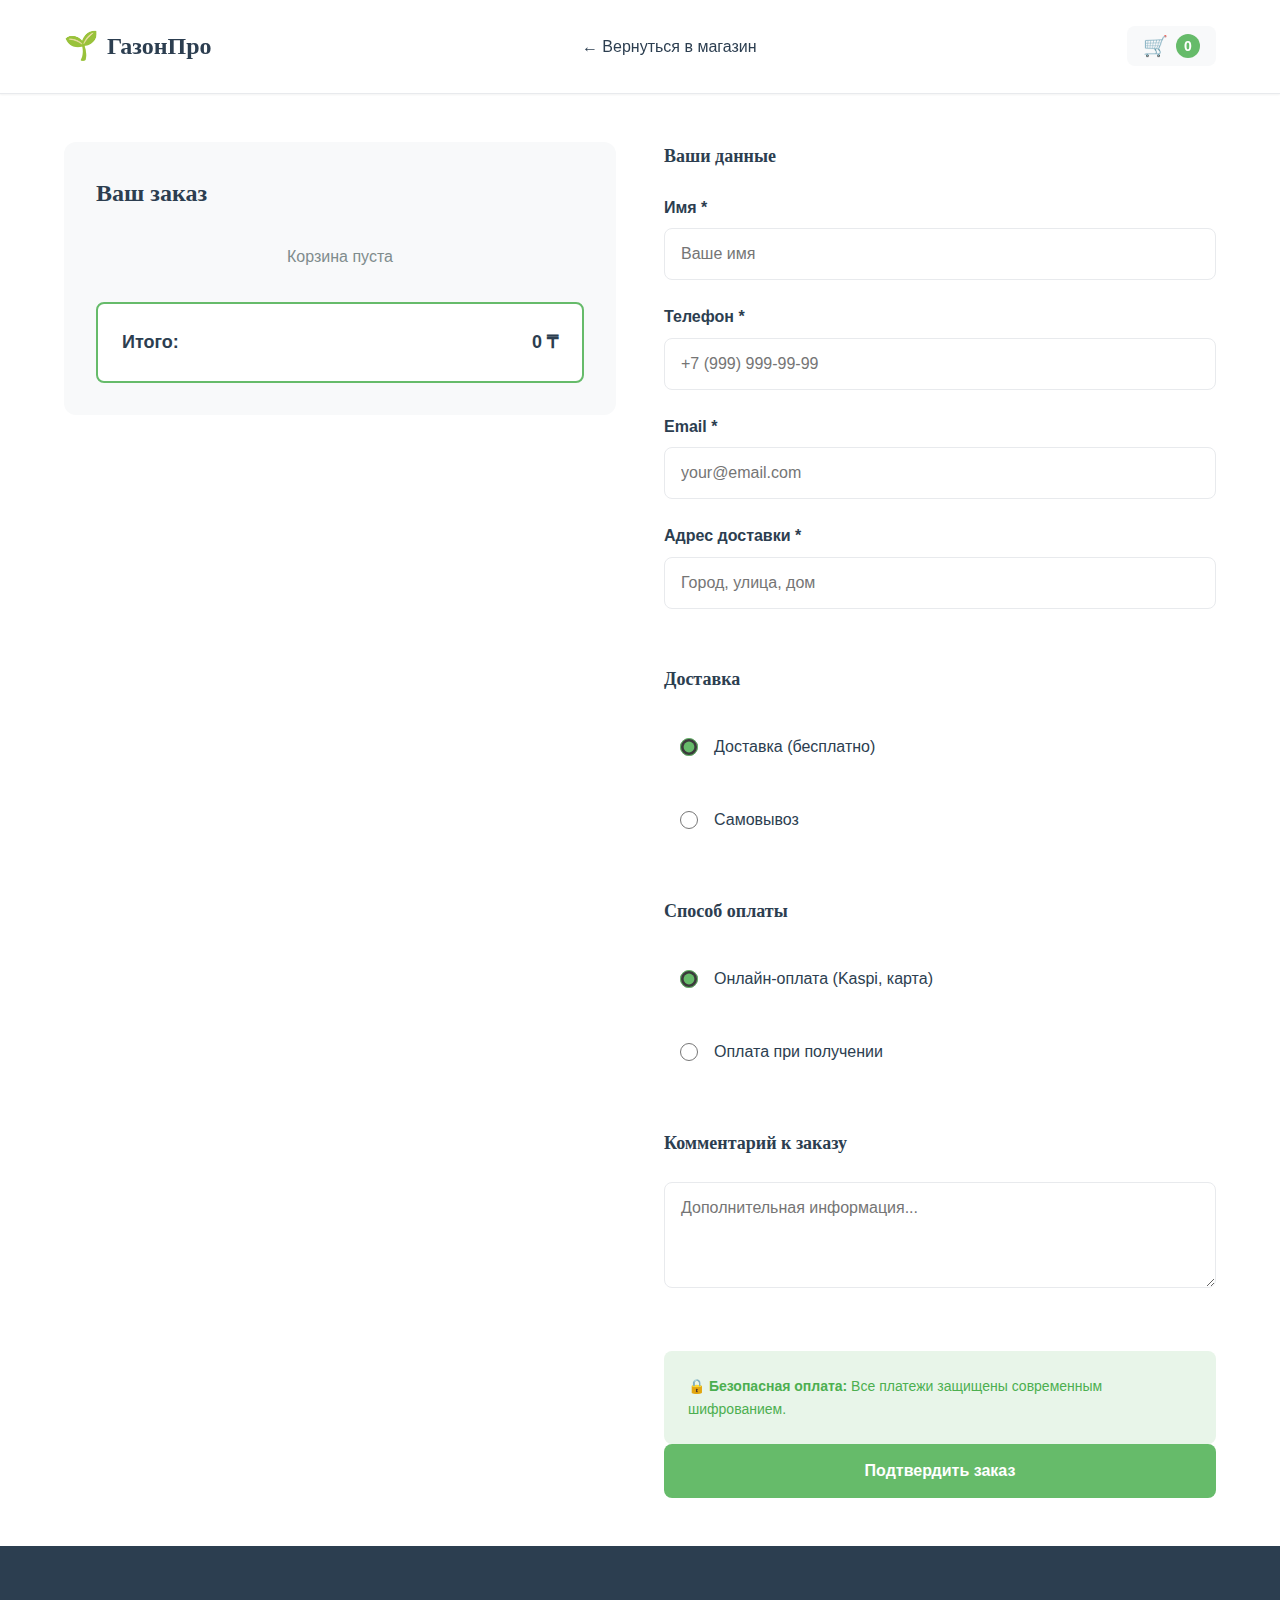
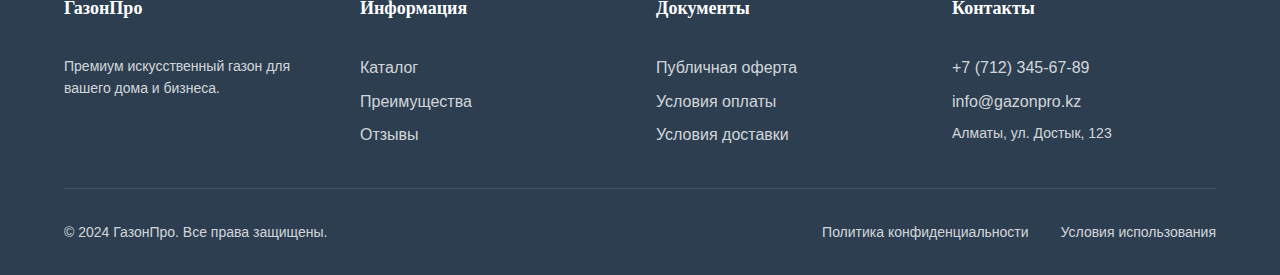
<file: pages/checkout.html>
<!DOCTYPE html>
<html lang="ru">
<head>
    <meta charset="UTF-8">
    <meta name="viewport" content="width=device-width, initial-scale=1.0">
    <title>Оформление заказа - ГазонПро</title>
    <link rel="stylesheet" href="../css/style.css">
</head>
<body>
    <!-- HEADER -->
    <header class="header">
        <div class="container">
            <div class="header__content">
                <div class="logo">
                    <span class="logo__icon">🌱</span>
                    <span class="logo__text">ГазонПро</span>
                </div>
                
                <nav class="nav">
                    <a href="../index.html" class="nav__link">← Вернуться в магазин</a>
                </nav>

                <button class="cart-btn" id="cartBtn">
                    <span class="cart-icon">🛒</span>
                    <span class="cart-count" id="cartCount">0</span>
                </button>
            </div>
        </div>
    </header>

    <!-- CHECKOUT SECTION -->
    <section class="checkout">
        <div class="container">
            <div class="checkout__wrapper">
                <!-- LEFT SIDE: ORDER SUMMARY -->
                <div class="checkout__summary">
                    <h2>Ваш заказ</h2>
                    <div id="orderItems" class="order-items">
                        <!-- Товары будут загружены через JavaScript -->
                    </div>
                    <div class="order-total">
                        <span>Итого:</span>
                        <span id="orderTotal">0 ₸</span>
                    </div>
                </div>

                <!-- RIGHT SIDE: CHECKOUT FORM -->
                <div class="checkout__form">
                    <form id="checkoutForm">
                        <!-- CUSTOMER INFO -->
                        <fieldset class="form-section">
                            <legend class="form-section__title">Ваши данные</legend>
                            
                            <div class="form-group">
                                <label for="name" class="form-label">Имя *</label>
                                <input type="text" id="name" name="name" class="form-input" placeholder="Ваше имя" required>
                            </div>

                            <div class="form-group">
                                <label for="phone" class="form-label">Телефон *</label>
                                <input type="tel" id="phone" name="phone" class="form-input" placeholder="+7 (999) 999-99-99" required>
                            </div>

                            <div class="form-group">
                                <label for="email" class="form-label">Email *</label>
                                <input type="email" id="email" name="email" class="form-input" placeholder="your@email.com" required>
                            </div>

                            <div class="form-group">
                                <label for="address" class="form-label">Адрес доставки *</label>
                                <input type="text" id="address" name="address" class="form-input" placeholder="Город, улица, дом" required>
                            </div>
                        </fieldset>

                        <!-- DELIVERY OPTIONS -->
                        <fieldset class="form-section">
                            <legend class="form-section__title">Доставка</legend>
                            
                            <div class="form-group form-group--radio">
                                <label class="form-radio">
                                    <input type="radio" name="delivery" value="delivery" checked>
                                    <span>Доставка (бесплатно)</span>
                                </label>
                            </div>

                            <div class="form-group form-group--radio">
                                <label class="form-radio">
                                    <input type="radio" name="delivery" value="pickup">
                                    <span>Самовывоз</span>
                                </label>
                            </div>
                        </fieldset>

                        <!-- PAYMENT METHOD -->
                        <fieldset class="form-section">
                            <legend class="form-section__title">Способ оплаты</legend>
                            
                            <div class="form-group form-group--radio">
                                <label class="form-radio">
                                    <input type="radio" name="payment" value="online" checked>
                                    <span>Онлайн-оплата (Kaspi, карта)</span>
                                </label>
                            </div>

                            <div class="form-group form-group--radio">
                                <label class="form-radio">
                                    <input type="radio" name="payment" value="cash">
                                    <span>Оплата при получении</span>
                                </label>
                            </div>
                        </fieldset>

                        <!-- COMMENTS -->
                        <fieldset class="form-section">
                            <legend class="form-section__title">Комментарий к заказу</legend>
                            
                            <div class="form-group">
                                <textarea id="comments" name="comments" class="form-textarea" placeholder="Дополнительная информация..." rows="4"></textarea>
                            </div>
                        </fieldset>

                        <!-- SECURITY INFO -->
                        <div class="security-info">
                            <p><strong>🔒 Безопасная оплата:</strong> Все платежи защищены современным шифрованием.</p>
                        </div>

                        <!-- SUBMIT BUTTON -->
                        <button type="submit" class="btn btn--primary btn--full">Подтвердить заказ</button>
                    </form>
                </div>
            </div>
        </div>
    </section>

    <!-- FOOTER -->
    <footer class="footer">
        <div class="container">
            <div class="footer__grid">
                <div class="footer__column">
                    <h4 class="footer__title">ГазонПро</h4>
                    <p class="footer__text">Премиум искусственный газон для вашего дома и бизнеса.</p>
                </div>

                <div class="footer__column">
                    <h4 class="footer__title">Информация</h4>
                    <ul class="footer__list">
                        <li><a href="../index.html#catalog" class="footer__link">Каталог</a></li>
                        <li><a href="../index.html#benefits" class="footer__link">Преимущества</a></li>
                        <li><a href="../index.html#reviews" class="footer__link">Отзывы</a></li>
                    </ul>
                </div>

                <div class="footer__column">
                    <h4 class="footer__title">Документы</h4>
                    <ul class="footer__list">
                        <li><a href="#" class="footer__link">Публичная оферта</a></li>
                        <li><a href="#" class="footer__link">Условия оплаты</a></li>
                        <li><a href="#" class="footer__link">Условия доставки</a></li>
                    </ul>
                </div>

                <div class="footer__column">
                    <h4 class="footer__title">Контакты</h4>
                    <ul class="footer__list">
                        <li><a href="tel:+77123456789" class="footer__link">+7 (712) 345-67-89</a></li>
                        <li><a href="mailto:info@gazonpro.kz" class="footer__link">info@gazonpro.kz</a></li>
                        <li><p class="footer__text">Алматы, ул. Достык, 123</p></li>
                    </ul>
                </div>
            </div>

            <div class="footer__bottom">
                <p>&copy; 2024 ГазонПро. Все права защищены.</p>
                <ul class="footer__bottom-links">
                    <li><a href="#" class="footer__link">Политика конфиденциальности</a></li>
                    <li><a href="#" class="footer__link">Условия использования</a></li>
                </ul>
            </div>
        </div>
    </footer>

    <script src="../js/products.js"></script>
    <script src="../js/cart.js"></script>
    <script src="../js/checkout.js"></script>
</body>
</html>
</file>
<file: css/style.css>
/* ============================================
   GLOBAL STYLES & VARIABLES
   ============================================ */

:root {
    /* Colors */
    --color-primary: #66BB6A;
    --color-primary-dark: #4CAF50;
    --color-primary-light: #A5D6A7;
    --color-accent: #2C3E50;
    --color-text: #2C3E50;
    --color-text-light: #7F8C8D;
    --color-bg: #FFFFFF;
    --color-bg-light: #F8F9FA;
    --color-border: #E8EAED;
    --color-success: #4CAF50;
    --color-error: #E74C3C;

    /* Typography */
    --font-display: 'Playfair Display', serif;
    --font-body: 'Inter', -apple-system, BlinkMacSystemFont, 'Segoe UI', sans-serif;
    --font-size-base: 16px;
    --font-size-sm: 14px;
    --font-size-lg: 18px;
    --font-size-xl: 24px;
    --font-size-2xl: 32px;
    --font-size-3xl: 48px;

    /* Spacing */
    --spacing-xs: 8px;
    --spacing-sm: 16px;
    --spacing-md: 24px;
    --spacing-lg: 32px;
    --spacing-xl: 48px;
    --spacing-2xl: 64px;

    /* Border Radius */
    --radius-sm: 4px;
    --radius-md: 8px;
    --radius-lg: 12px;
    --radius-xl: 16px;

    /* Shadows */
    --shadow-sm: 0 1px 2px rgba(0, 0, 0, 0.05);
    --shadow-md: 0 4px 6px rgba(0, 0, 0, 0.1);
    --shadow-lg: 0 10px 15px rgba(0, 0, 0, 0.1);
    --shadow-xl: 0 20px 25px rgba(0, 0, 0, 0.1);

    /* Transitions */
    --transition: all 0.3s ease;
}

/* ============================================
   RESET & BASE STYLES
   ============================================ */

* {
    margin: 0;
    padding: 0;
    box-sizing: border-box;
}

html {
    scroll-behavior: smooth;
}

body {
    font-family: var(--font-body);
    font-size: var(--font-size-base);
    line-height: 1.6;
    color: var(--color-text);
    background-color: var(--color-bg);
}

a {
    color: var(--color-primary);
    text-decoration: none;
    transition: var(--transition);
}

a:hover {
    color: var(--color-primary-dark);
}

button {
    font-family: inherit;
    cursor: pointer;
    border: none;
    background: none;
}

input, textarea, select {
    font-family: inherit;
    font-size: inherit;
}

/* ============================================
   CONTAINER & LAYOUT
   ============================================ */

.container {
    max-width: 1200px;
    margin: 0 auto;
    padding: 0 var(--spacing-sm);
}

@media (min-width: 768px) {
    .container {
        padding: 0 var(--spacing-md);
    }
}

/* ============================================
   HEADER
   ============================================ */

.header {
    background-color: var(--color-bg);
    border-bottom: 1px solid var(--color-border);
    padding: var(--spacing-md) 0;
    position: sticky;
    top: 0;
    z-index: 100;
    box-shadow: var(--shadow-sm);
}

.header__content {
    display: flex;
    align-items: center;
    justify-content: space-between;
    gap: var(--spacing-md);
}

.logo {
    display: flex;
    align-items: center;
    gap: var(--spacing-xs);
    font-size: var(--font-size-xl);
    font-weight: 700;
    color: var(--color-accent);
    text-decoration: none;
}

.logo__icon {
    font-size: 28px;
}

.logo__text {
    font-family: var(--font-display);
}

.nav {
    display: flex;
    gap: var(--spacing-lg);
    flex: 1;
    justify-content: center;
}

.nav__link {
    color: var(--color-text);
    font-weight: 500;
    transition: var(--transition);
}

.nav__link:hover {
    color: var(--color-primary);
}

.cart-btn {
    position: relative;
    display: flex;
    align-items: center;
    gap: var(--spacing-xs);
    padding: var(--spacing-xs) var(--spacing-sm);
    border-radius: var(--radius-md);
    background-color: var(--color-bg-light);
    transition: var(--transition);
}

.cart-btn:hover {
    background-color: var(--color-primary-light);
}

.cart-icon {
    font-size: 20px;
}

.cart-count {
    display: inline-flex;
    align-items: center;
    justify-content: center;
    min-width: 24px;
    height: 24px;
    background-color: var(--color-primary);
    color: white;
    border-radius: 50%;
    font-size: var(--font-size-sm);
    font-weight: 700;
}

@media (max-width: 768px) {
    .nav {
        display: none;
    }

    .header__content {
        gap: var(--spacing-sm);
    }
}

/* ============================================
   HERO SECTION
   ============================================ */

.hero {
    display: grid;
    grid-template-columns: 1fr 1fr;
    gap: var(--spacing-xl);
    align-items: center;
    padding: var(--spacing-2xl) 0;
    background: linear-gradient(135deg, #F8F9FA 0%, #FFFFFF 100%);
}

.hero__content {
    display: flex;
    flex-direction: column;
    gap: var(--spacing-md);
}

.hero__title {
    font-family: var(--font-display);
    font-size: var(--font-size-3xl);
    line-height: 1.2;
    color: var(--color-accent);
    font-weight: 700;
}

.hero__accent {
    color: var(--color-primary);
}

.hero__subtitle {
    font-size: var(--font-size-lg);
    color: var(--color-text-light);
    line-height: 1.6;
}

.hero__buttons {
    display: flex;
    gap: var(--spacing-md);
    flex-wrap: wrap;
}

.hero__image {
    border-radius: var(--radius-lg);
    overflow: hidden;
    box-shadow: var(--shadow-lg);
}

.hero__image img {
    width: 100%;
    height: auto;
    display: block;
}

@media (max-width: 768px) {
    .hero {
        grid-template-columns: 1fr;
        padding: var(--spacing-xl) 0;
    }

    .hero__title {
        font-size: var(--font-size-2xl);
    }

    .hero__buttons {
        flex-direction: column;
    }
}

/* ============================================
   BUTTONS
   ============================================ */

.btn {
    padding: var(--spacing-sm) var(--spacing-lg);
    border-radius: var(--radius-md);
    font-size: var(--font-size-base);
    font-weight: 600;
    transition: var(--transition);
    border: 2px solid transparent;
    cursor: pointer;
}

.btn--primary {
    background-color: var(--color-primary);
    color: white;
}

.btn--primary:hover {
    background-color: var(--color-primary-dark);
    transform: translateY(-2px);
    box-shadow: var(--shadow-md);
}

.btn--secondary {
    background-color: transparent;
    color: var(--color-primary);
    border-color: var(--color-primary);
}

.btn--secondary:hover {
    background-color: var(--color-primary-light);
    color: var(--color-accent);
}

.btn--full {
    width: 100%;
}

.btn:disabled {
    opacity: 0.5;
    cursor: not-allowed;
}

/* ============================================
   SECTIONS
   ============================================ */

section {
    padding: var(--spacing-2xl) 0;
}

.section-title {
    font-family: var(--font-display);
    font-size: var(--font-size-2xl);
    color: var(--color-accent);
    text-align: center;
    margin-bottom: var(--spacing-md);
}

.section-subtitle {
    text-align: center;
    color: var(--color-text-light);
    font-size: var(--font-size-lg);
    margin-bottom: var(--spacing-xl);
}

/* ============================================
   BENEFITS SECTION
   ============================================ */

.benefits {
    background-color: var(--color-bg-light);
}

.benefits__grid {
    display: grid;
    grid-template-columns: repeat(auto-fit, minmax(250px, 1fr));
    gap: var(--spacing-lg);
}

.benefit-card {
    background-color: var(--color-bg);
    padding: var(--spacing-lg);
    border-radius: var(--radius-lg);
    text-align: center;
    box-shadow: var(--shadow-sm);
    transition: var(--transition);
}

.benefit-card:hover {
    box-shadow: var(--shadow-md);
    transform: translateY(-4px);
}

.benefit-card__icon {
    font-size: 40px;
    margin-bottom: var(--spacing-md);
}

.benefit-card__title {
    font-size: var(--font-size-lg);
    font-weight: 600;
    margin-bottom: var(--spacing-sm);
    color: var(--color-accent);
}

.benefit-card__text {
    color: var(--color-text-light);
    line-height: 1.6;
}

/* ============================================
   CATALOG SECTION
   ============================================ */

.products-grid {
    display: grid;
    grid-template-columns: repeat(auto-fill, minmax(280px, 1fr));
    gap: var(--spacing-lg);
}

.product-card {
    background-color: var(--color-bg);
    border: 1px solid var(--color-border);
    border-radius: var(--radius-lg);
    overflow: hidden;
    transition: var(--transition);
    display: flex;
    flex-direction: column;
}

.product-card:hover {
    box-shadow: var(--shadow-lg);
    border-color: var(--color-primary);
}

.product-card__image {
    width: 100%;
    height: 200px;
    object-fit: cover;
    background-color: var(--color-bg-light);
}

.product-card__content {
    padding: var(--spacing-md);
    flex: 1;
    display: flex;
    flex-direction: column;
}

.product-card__title {
    font-size: var(--font-size-lg);
    font-weight: 600;
    color: var(--color-accent);
    margin-bottom: var(--spacing-sm);
}

.product-card__description {
    color: var(--color-text-light);
    font-size: var(--font-size-sm);
    margin-bottom: var(--spacing-md);
    flex: 1;
}

.product-card__specs {
    list-style: none;
    margin-bottom: var(--spacing-md);
    font-size: var(--font-size-sm);
    color: var(--color-text-light);
}

.product-card__specs li {
    padding: var(--spacing-xs) 0;
    padding-left: var(--spacing-md);
    position: relative;
}

.product-card__specs li:before {
    content: "•";
    position: absolute;
    left: 0;
    color: var(--color-primary);
}

.product-card__price {
    font-family: var(--font-display);
    font-size: var(--font-size-2xl);
    color: var(--color-primary);
    font-weight: 700;
    margin-bottom: var(--spacing-md);
}

.product-card__quantity {
    display: flex;
    align-items: center;
    gap: var(--spacing-xs);
    margin-bottom: var(--spacing-md);
}

.product-card__quantity-btn {
    width: 32px;
    height: 32px;
    border-radius: var(--radius-sm);
    background-color: var(--color-bg-light);
    color: var(--color-accent);
    font-weight: 700;
    transition: var(--transition);
}

.product-card__quantity-btn:hover {
    background-color: var(--color-primary);
    color: white;
}

.product-card__quantity-input {
    flex: 1;
    padding: var(--spacing-xs) var(--spacing-sm);
    border: 1px solid var(--color-border);
    border-radius: var(--radius-sm);
    text-align: center;
    font-size: var(--font-size-base);
}

.product-card__btn {
    width: 100%;
}

/* ============================================
   REVIEWS SECTION
   ============================================ */

.reviews {
    background-color: var(--color-bg-light);
}

.reviews__grid {
    display: grid;
    grid-template-columns: repeat(auto-fit, minmax(300px, 1fr));
    gap: var(--spacing-lg);
    margin-bottom: var(--spacing-2xl);
}

.review-card {
    background-color: var(--color-bg);
    padding: var(--spacing-lg);
    border-radius: var(--radius-lg);
    box-shadow: var(--shadow-sm);
}

.review-card__rating {
    color: #FFC107;
    font-size: var(--font-size-lg);
    margin-bottom: var(--spacing-sm);
}

.review-card__text {
    color: var(--color-text);
    margin-bottom: var(--spacing-md);
    font-style: italic;
    line-height: 1.6;
}

.review-card__author {
    font-weight: 600;
    color: var(--color-accent);
    margin-bottom: var(--spacing-xs);
}

.review-card__badge {
    font-size: var(--font-size-sm);
    color: var(--color-primary);
}

.trust-badges {
    display: grid;
    grid-template-columns: repeat(auto-fit, minmax(250px, 1fr));
    gap: var(--spacing-lg);
}

.trust-badge {
    display: flex;
    gap: var(--spacing-md);
    background-color: var(--color-bg);
    padding: var(--spacing-lg);
    border-radius: var(--radius-lg);
    box-shadow: var(--shadow-sm);
}

.trust-badge__icon {
    font-size: 32px;
    flex-shrink: 0;
}

.trust-badge__title {
    font-weight: 600;
    color: var(--color-accent);
    margin-bottom: var(--spacing-xs);
}

.trust-badge__text {
    color: var(--color-text-light);
    font-size: var(--font-size-sm);
}

/* ============================================
   FOOTER
   ============================================ */

.footer {
    background-color: var(--color-accent);
    color: white;
    padding: var(--spacing-xl) 0 var(--spacing-lg);
}

.footer__grid {
    display: grid;
    grid-template-columns: repeat(auto-fit, minmax(250px, 1fr));
    gap: var(--spacing-lg);
    margin-bottom: var(--spacing-lg);
}

.footer__column {
    display: flex;
    flex-direction: column;
    gap: var(--spacing-sm);
}

.footer__title {
    font-family: var(--font-display);
    font-size: var(--font-size-lg);
    font-weight: 700;
    margin-bottom: var(--spacing-sm);
}

.footer__text {
    color: rgba(255, 255, 255, 0.8);
    font-size: var(--font-size-sm);
    line-height: 1.6;
}

.footer__list {
    list-style: none;
}

.footer__list li {
    margin-bottom: var(--spacing-xs);
}

.footer__link {
    color: rgba(255, 255, 255, 0.8);
    transition: var(--transition);
}

.footer__link:hover {
    color: var(--color-primary);
}

.footer__bottom {
    display: flex;
    justify-content: space-between;
    align-items: center;
    padding-top: var(--spacing-lg);
    border-top: 1px solid rgba(255, 255, 255, 0.1);
    flex-wrap: wrap;
    gap: var(--spacing-md);
    font-size: var(--font-size-sm);
    color: rgba(255, 255, 255, 0.8);
}

.footer__bottom-links {
    display: flex;
    gap: var(--spacing-lg);
    list-style: none;
}

@media (max-width: 768px) {
    .footer__bottom {
        flex-direction: column;
        text-align: center;
    }

    .footer__bottom-links {
        justify-content: center;
        flex-wrap: wrap;
    }
}

/* ============================================
   MODAL
   ============================================ */

.modal {
    display: none;
    position: fixed;
    top: 0;
    left: 0;
    right: 0;
    bottom: 0;
    background-color: rgba(0, 0, 0, 0.5);
    z-index: 1000;
    align-items: center;
    justify-content: center;
    padding: var(--spacing-md);
}

.modal.active {
    display: flex;
}

.modal__content {
    background-color: var(--color-bg);
    border-radius: var(--radius-lg);
    width: 100%;
    max-width: 500px;
    max-height: 90vh;
    overflow-y: auto;
    box-shadow: var(--shadow-xl);
}

.modal__header {
    display: flex;
    justify-content: space-between;
    align-items: center;
    padding: var(--spacing-lg);
    border-bottom: 1px solid var(--color-border);
}

.modal__header h2 {
    font-family: var(--font-display);
    font-size: var(--font-size-xl);
    color: var(--color-accent);
}

.modal__close {
    font-size: 28px;
    color: var(--color-text-light);
    width: 32px;
    height: 32px;
    display: flex;
    align-items: center;
    justify-content: center;
    transition: var(--transition);
}

.modal__close:hover {
    color: var(--color-accent);
}

.modal__body {
    padding: var(--spacing-lg);
    min-height: 200px;
}

.modal__footer {
    padding: var(--spacing-lg);
    border-top: 1px solid var(--color-border);
    display: flex;
    flex-direction: column;
    gap: var(--spacing-md);
}

.empty-cart {
    text-align: center;
    padding: var(--spacing-2xl) var(--spacing-md);
    color: var(--color-text-light);
}

.cart-items {
    display: flex;
    flex-direction: column;
    gap: var(--spacing-md);
}

.cart-item {
    display: flex;
    gap: var(--spacing-md);
    padding: var(--spacing-md);
    background-color: var(--color-bg-light);
    border-radius: var(--radius-md);
}

.cart-item__image {
    width: 80px;
    height: 80px;
    object-fit: cover;
    border-radius: var(--radius-md);
    background-color: var(--color-border);
}

.cart-item__content {
    flex: 1;
    display: flex;
    flex-direction: column;
    justify-content: space-between;
}

.cart-item__title {
    font-weight: 600;
    color: var(--color-accent);
    margin-bottom: var(--spacing-xs);
}

.cart-item__price {
    color: var(--color-primary);
    font-weight: 700;
}

.cart-item__controls {
    display: flex;
    align-items: center;
    gap: var(--spacing-xs);
}

.cart-item__btn {
    width: 24px;
    height: 24px;
    border-radius: var(--radius-sm);
    background-color: var(--color-border);
    color: var(--color-accent);
    font-weight: 700;
    transition: var(--transition);
}

.cart-item__btn:hover {
    background-color: var(--color-primary);
    color: white;
}

.cart-item__quantity {
    width: 40px;
    text-align: center;
    padding: var(--spacing-xs);
    border: 1px solid var(--color-border);
    border-radius: var(--radius-sm);
}

.cart-total {
    display: flex;
    justify-content: space-between;
    font-size: var(--font-size-lg);
    font-weight: 700;
    color: var(--color-accent);
    padding: var(--spacing-md);
    background-color: var(--color-bg-light);
    border-radius: var(--radius-md);
}

/* ============================================
   CHECKOUT PAGE
   ============================================ */

.checkout {
    padding: var(--spacing-xl) 0;
    min-height: calc(100vh - 200px);
}

.checkout__wrapper {
    display: grid;
    grid-template-columns: 1fr 1fr;
    gap: var(--spacing-xl);
}

.checkout__summary {
    background-color: var(--color-bg-light);
    padding: var(--spacing-lg);
    border-radius: var(--radius-lg);
    height: fit-content;
    position: sticky;
    top: 100px;
}

.checkout__summary h2 {
    font-family: var(--font-display);
    font-size: var(--font-size-xl);
    color: var(--color-accent);
    margin-bottom: var(--spacing-lg);
}

.order-items {
    display: flex;
    flex-direction: column;
    gap: var(--spacing-md);
    margin-bottom: var(--spacing-lg);
}

.order-item {
    display: flex;
    justify-content: space-between;
    align-items: center;
    padding: var(--spacing-md);
    background-color: var(--color-bg);
    border-radius: var(--radius-md);
}

.order-item__info {
    flex: 1;
}

.order-item__name {
    font-weight: 600;
    color: var(--color-accent);
    margin-bottom: var(--spacing-xs);
}

.order-item__quantity {
    color: var(--color-text-light);
    font-size: var(--font-size-sm);
}

.order-item__price {
    color: var(--color-primary);
    font-weight: 700;
}

.order-total {
    display: flex;
    justify-content: space-between;
    font-size: var(--font-size-lg);
    font-weight: 700;
    color: var(--color-accent);
    padding: var(--spacing-md);
    background-color: var(--color-bg);
    border-radius: var(--radius-md);
    border: 2px solid var(--color-primary);
}

.checkout__form {
    display: flex;
    flex-direction: column;
    gap: var(--spacing-lg);
}

.form-section {
    border: none;
    padding: 0;
    margin-bottom: var(--spacing-lg);
}

.form-section__title {
    font-family: var(--font-display);
    font-size: var(--font-size-lg);
    color: var(--color-accent);
    margin-bottom: var(--spacing-md);
    font-weight: 700;
}

.form-group {
    margin-bottom: var(--spacing-md);
}

.form-group--radio {
    margin-bottom: var(--spacing-sm);
}

.form-label {
    display: block;
    margin-bottom: var(--spacing-xs);
    font-weight: 600;
    color: var(--color-accent);
}

.form-input,
.form-textarea {
    width: 100%;
    padding: var(--spacing-sm);
    border: 1px solid var(--color-border);
    border-radius: var(--radius-md);
    font-size: var(--font-size-base);
    transition: var(--transition);
}

.form-input:focus,
.form-textarea:focus {
    outline: none;
    border-color: var(--color-primary);
    box-shadow: 0 0 0 3px rgba(102, 187, 106, 0.1);
}

.form-radio {
    display: flex;
    align-items: center;
    gap: var(--spacing-sm);
    cursor: pointer;
    padding: var(--spacing-sm);
    border-radius: var(--radius-md);
    transition: var(--transition);
}

.form-radio:hover {
    background-color: var(--color-bg-light);
}

.form-radio input[type="radio"] {
    width: 18px;
    height: 18px;
    cursor: pointer;
    accent-color: var(--color-primary);
}

.security-info {
    padding: var(--spacing-md);
    background-color: #E8F5E9;
    border-radius: var(--radius-md);
    color: var(--color-primary-dark);
    font-size: var(--font-size-sm);
}

@media (max-width: 768px) {
    .checkout__wrapper {
        grid-template-columns: 1fr;
    }

    .checkout__summary {
        position: static;
    }
}

/* ============================================
   CONFIRMATION PAGE
   ============================================ */

.confirmation {
    padding: var(--spacing-2xl) 0;
    min-height: calc(100vh - 200px);
    display: flex;
    align-items: center;
    justify-content: center;
}

.confirmation__card {
    background-color: var(--color-bg);
    border-radius: var(--radius-lg);
    padding: var(--spacing-2xl);
    max-width: 600px;
    width: 100%;
    text-align: center;
    box-shadow: var(--shadow-lg);
}

.confirmation__icon {
    width: 80px;
    height: 80px;
    background-color: var(--color-primary);
    color: white;
    border-radius: 50%;
    display: flex;
    align-items: center;
    justify-content: center;
    font-size: 48px;
    margin: 0 auto var(--spacing-lg);
}

.confirmation__title {
    font-family: var(--font-display);
    font-size: var(--font-size-2xl);
    color: var(--color-accent);
    margin-bottom: var(--spacing-sm);
}

.confirmation__subtitle {
    color: var(--color-text-light);
    margin-bottom: var(--spacing-lg);
    font-size: var(--font-size-lg);
}

.confirmation__details {
    background-color: var(--color-bg-light);
    padding: var(--spacing-lg);
    border-radius: var(--radius-md);
    margin-bottom: var(--spacing-lg);
    text-align: left;
}

.confirmation__row {
    display: flex;
    justify-content: space-between;
    padding: var(--spacing-sm) 0;
    border-bottom: 1px solid var(--color-border);
}

.confirmation__row:last-child {
    border-bottom: none;
}

.confirmation__label {
    color: var(--color-text-light);
    font-weight: 500;
}

.confirmation__value {
    color: var(--color-accent);
    font-weight: 700;
}

.confirmation__message {
    background-color: #E3F2FD;
    padding: var(--spacing-lg);
    border-radius: var(--radius-md);
    margin-bottom: var(--spacing-lg);
    color: #1565C0;
    font-size: var(--font-size-sm);
}

.confirmation__message p {
    margin-bottom: var(--spacing-xs);
}

.confirmation__actions {
    display: flex;
    gap: var(--spacing-md);
    margin-bottom: var(--spacing-lg);
    flex-direction: column;
}

.confirmation__actions a {
    display: inline-block;
}

.confirmation__info {
    text-align: left;
    margin-bottom: var(--spacing-lg);
}

.confirmation__info h3 {
    color: var(--color-accent);
    margin-bottom: var(--spacing-md);
}

.confirmation__steps {
    list-style: none;
    padding: 0;
}

.confirmation__steps li {
    padding: var(--spacing-sm) 0;
    padding-left: var(--spacing-lg);
    position: relative;
    color: var(--color-text);
}

.confirmation__steps li:before {
    content: counter(step);
    counter-increment: step;
    position: absolute;
    left: 0;
    width: 24px;
    height: 24px;
    background-color: var(--color-primary);
    color: white;
    border-radius: 50%;
    display: flex;
    align-items: center;
    justify-content: center;
    font-size: var(--font-size-sm);
    font-weight: 700;
}

.confirmation__support {
    background-color: var(--color-bg-light);
    padding: var(--spacing-lg);
    border-radius: var(--radius-md);
}

.confirmation__support p {
    margin-bottom: var(--spacing-sm);
    color: var(--color-text);
}

.confirmation__support a {
    color: var(--color-primary);
    font-weight: 600;
}

@media (max-width: 768px) {
    .confirmation__card {
        padding: var(--spacing-lg);
    }

    .confirmation__title {
        font-size: var(--font-size-xl);
    }

    .confirmation__actions {
        flex-direction: column;
    }
}

/* ============================================
   RESPONSIVE DESIGN
   ============================================ */

@media (max-width: 768px) {
    :root {
        --font-size-3xl: 32px;
        --font-size-2xl: 24px;
        --spacing-2xl: 40px;
        --spacing-xl: 32px;
    }

    .section-title {
        font-size: var(--font-size-xl);
    }

    .products-grid {
        grid-template-columns: 1fr;
    }

    .benefits__grid {
        grid-template-columns: 1fr;
    }

    .reviews__grid {
        grid-template-columns: 1fr;
    }
}
</file>
